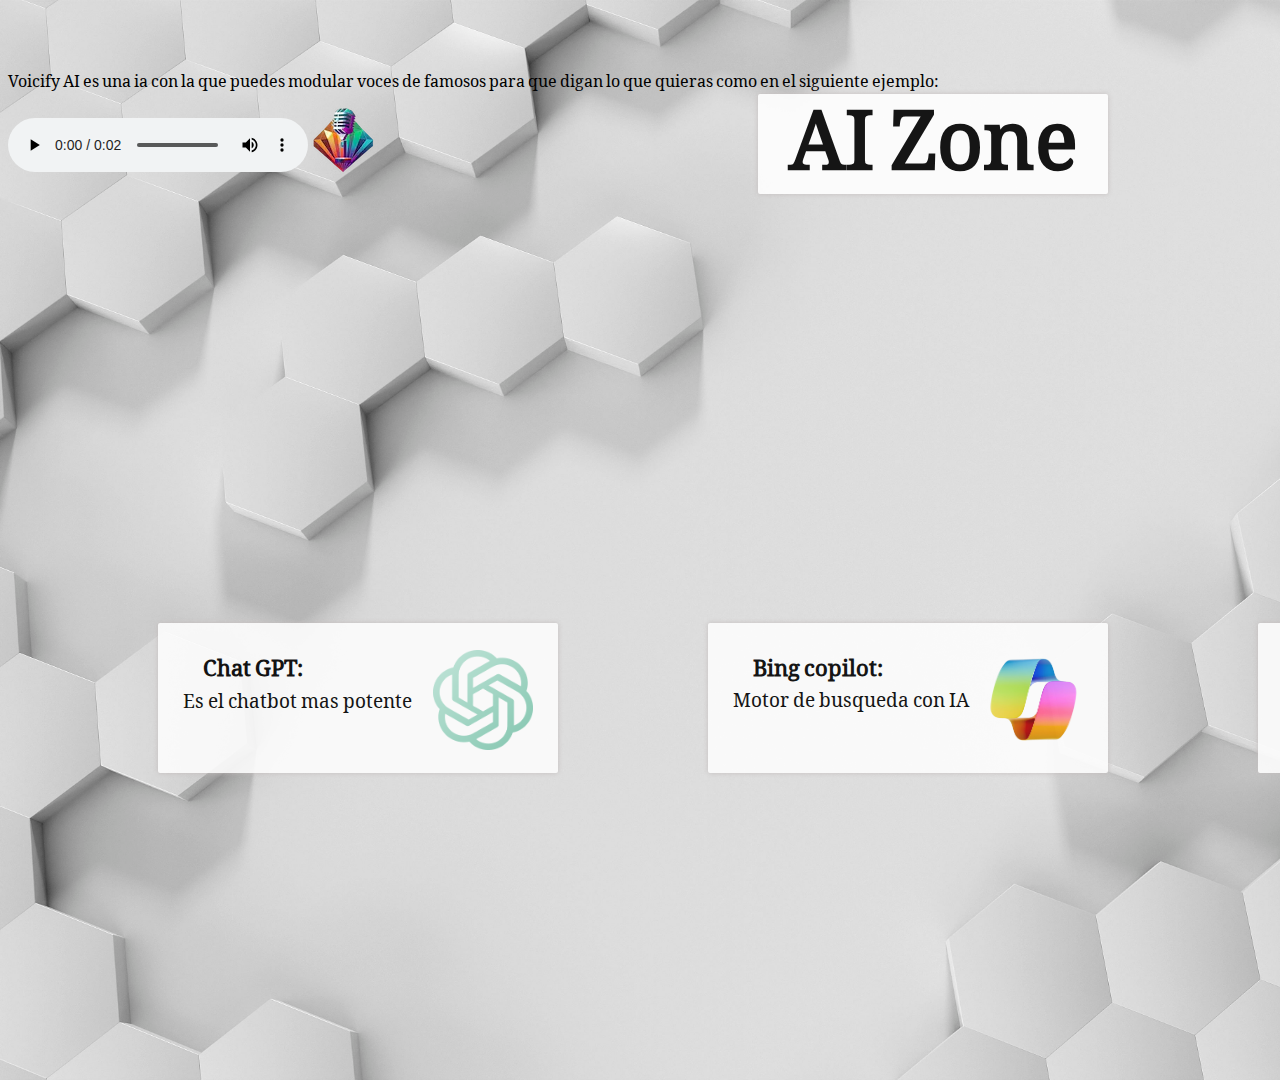
<file: Index.html>
<!DOCTYPE html>
<html lang="esp">

<head>
    <meta charset="UTF-8">
    <meta name="keywords" content="ChatGPT, Chat bing, Copilot, IA, Tecnologia"/>
    <meta name="description" content="Informacion sobre Chat gpt, chat Bing y copilot">
    <meta name="author" content="Jorge Sánchez" />
    <meta name="robots" content="index"/>
    <meta name="robots" content="follow"/>
    <link rel="stylesheet" href="Style.css">
    <link href="https://fonts.googleapis.com/css2?family=Noto+Serif+Old+Uyghur&display=swap" rel="stylesheet">
    <title>AI zone La merjor informacion sobre IA</title>
    <script type="text/javascript">
        var nombre = prompt("Bienvenido a la página web, indíqueme su nombre");
        var suscribir = prompt("Hola " + nombre +
            ", espero que disfrutes de la página. ¿Deseas suscribirte a nuestro canal de noticias? (si/no)");
        suscribir = suscribir.toLowerCase();
        if (suscribir == "si") {
            var correo = prompt("Introduzca su correo");
            alert("Correo suscrito al canal de noticias");
        } else {
            alert("Perfecto, puedes seguir");
        }
    </script>
</head>

<body>




    <div id="fondoTitulo">
        <h1>AI Zone</h1>





    </div>
    <div class="fondoEntrada">
        <p>
            Voicify AI es una ia con la que puedes modular voces de famosos para que digan lo que quieras como en el
            siguiente ejemplo:

        </p>

        <audio src="Recursos/hola-soy-homero-simpson-como-estan.mp3" controls ></audio>
        <a href="https://www.voicify.ai/es" target="_blank">
            <img src="Recursos/logovocifai.webp" alt="Logo VociAI" class="oscurecerLogo">
        </a>
    </div>

    <div id="fondoEntradaia1" class="oscurecerLogo">
        <a href="PaginaChatgpt.html">
            <h3 style="text-indent: 2em;">
                Chat GPT:

            </h3>
            <p class="correccionTexto">
                Es el chatbot mas potente
            </p>


            <img width="100" height="100" src="Recursos/Chatgpt logo.webp" alt="Logo de chat gpt"
                class="imagenLogo">
        </a>


    </div>




    <div id="fondoEntradaia2" class="oscurecerLogo">
        <a href="PaginaChatBing.html">
            <h3 style="text-indent: 2em;">
                Bing copilot:

            </h3>
            <p class="correccionTexto">
                Motor de busqueda con IA
            </p>


            <img width="100" height="100" src="Recursos\CopilorBingLogo.png" alt="Logo bing copilot"
                class="imagenLogo">
        </a>


    </div>





    <div id="fondoEntradaia3" class="oscurecerLogo">
        <a href="PaginaGithubCopilot.html">
            <h3 style="text-indent: 2em;">
                Github copilot:

            </h3>
            <p class="correccionTexto">
                Assistente de programación
            </p>


            <img width="100" height="100" src="Recursos/CopilorLogo.png" alt="Logo github copilot"
                class="imagenLogo">
        </a>


    </div>

</body>

</html>
</file>
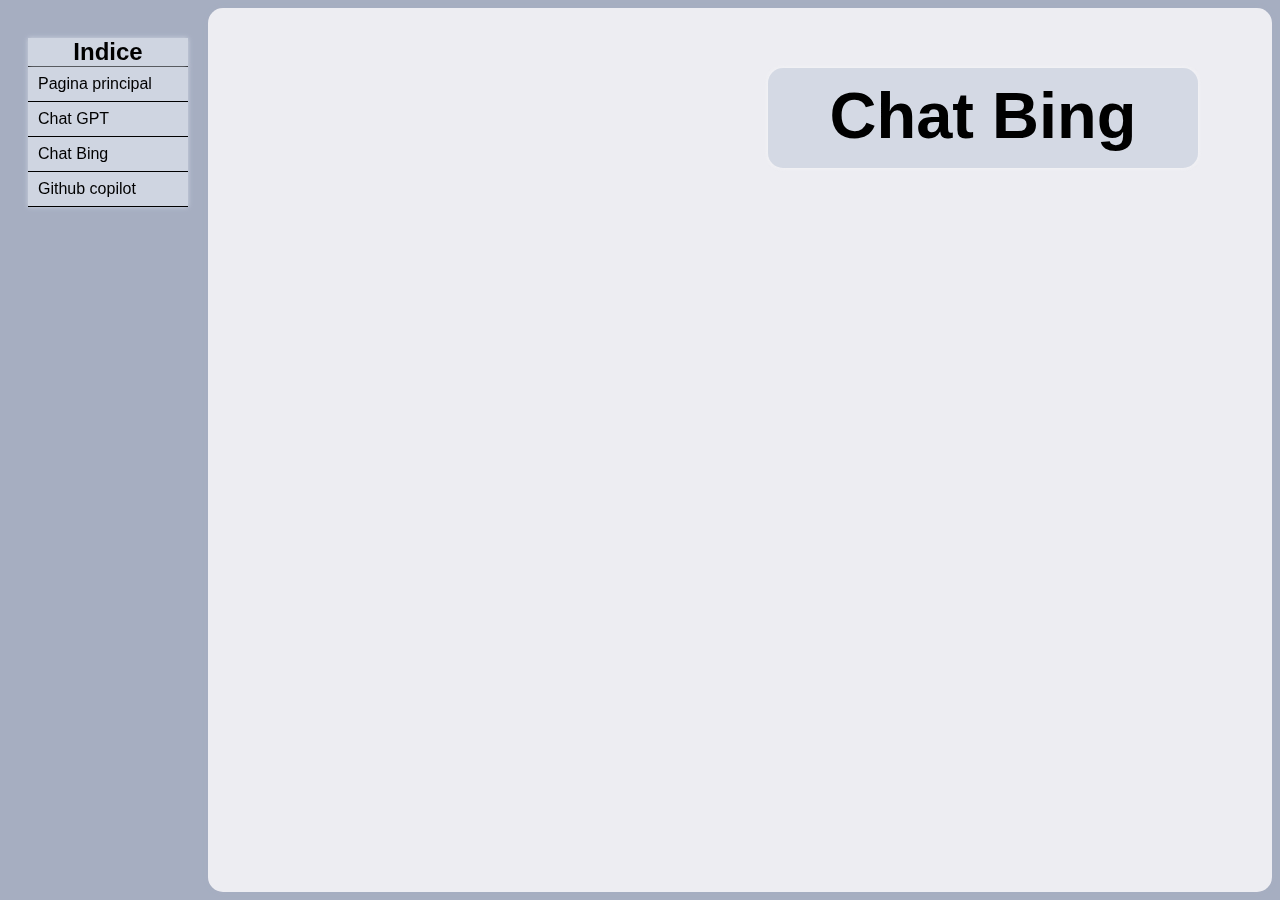
<file: PaginaChatBing.html>
<html lang="esp">

<head>
    <meta charset="UTF-8">
    <meta name="robots" content="follow"/>

    <title>Chatgpt</title>
    <link rel="stylesheet" href="Stylebing.css">
    <link href="https://fonts.googleapis.com/css2?family=Raleway:wght@100&display=swap" rel="stylesheet">
</head>

<body>
    <div class="lateral">
        <main>
            <header>Indice</header>
            <ul class="menuVertical">
                <li><a href="Index.html">Pagina principal</a></li>
                <li><a href="PaginaChatgpt.html">Chat GPT</a></li>
                <li><a href="PaginaChatBing.html">Chat Bing</a></li>
                <li><a href="PaginaGithubCopilot.html">Github copilot</a></li>
            </ul>





    </div>
    <div class="principal">

        <h1 class="Titulo">Chat Bing</h1>


        <div class="imagen">

            <iframe width="560" height="315" src="https://www.youtube.com/embed/S7xTBa93TX8?si=cwPUHRrVW4So6M_f&autoplay=0"
            title="YouTube video player" frameborder="0" allowfullscreen ></iframe>

        </div>


        <div class="texto">

            <h2> Ventajas y desventajas</h2>
            <div id="fonfoTabla">
                <div class="listas">
                    <ul>
                        <li>Ventajas</li>
                        <ol>
                            <li>Rapidez</li>
                            <li>Disponibilidad</li>
                            <li>Multilingüe</li>
                        </ol>
                        <div class="lista">
                            <li>Desventajas</li>
                            <ol>
                                <li>Limitaciones</li>
                                <li>Precisión</li>
                                <li>Interacción humana</li>
                            </ol>
                        </div>
                    </ul>
                </div>



                </ul>
            </div>
            <h2 id="h2correcion"> Conclusión</h2>
            <div class="fondoTablaAbajo">
                <p>Bing AI es rápido y disponible las 24/7, multilingüe y adaptable. Sin embargo, tiene limitaciones en
                    conocimientos,
                    interacción y no reemplaza la interacción humana ni ofrece asesoramiento médico o legal.</p>



            </div>


        </div>



    </div>
</body>

</html>
</file>
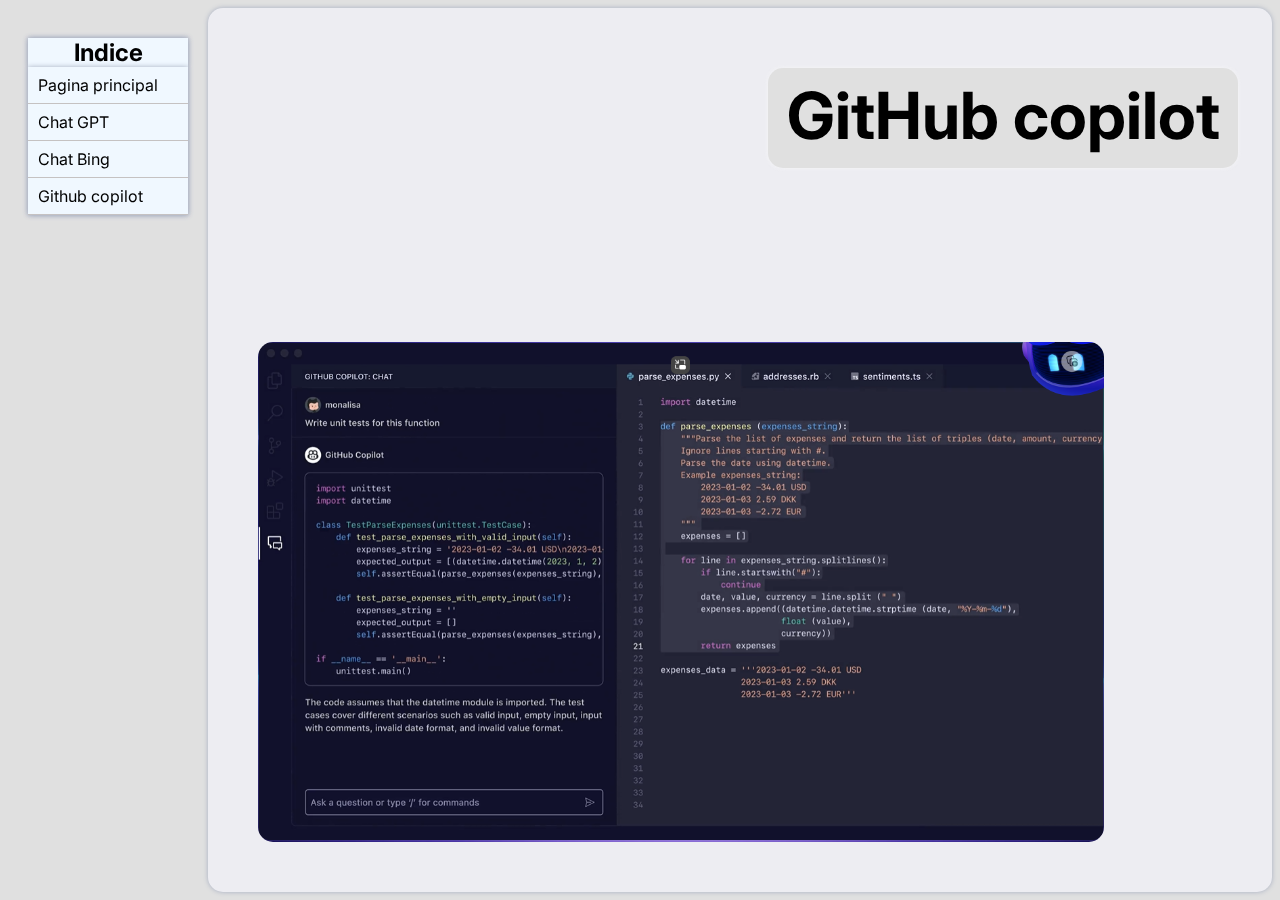
<file: PaginaGithubCopilot.html>
<html lang="esp">

<head>
    <meta charset="UTF-8">
    <meta name="robots" content="follow"/>

    <title>Chatgpt</title>
    <link rel="stylesheet" href="StyleCopilot.css">
    <link href="https://fonts.googleapis.com/css2?family=Inter:wght@300&display=swap" rel="stylesheet">
</head>

<body>
    <div class="lateral">
        <main>
            <header>Indice</header>
            <ul class="menuVertical">
                <li><a href="Index.html">Pagina principal</a></li>
                <li><a href="PaginaChatgpt.html">Chat GPT</a></li>
                <li><a href="PaginaChatBing.html">Chat Bing</a></li>
                <li><a href="PaginaGithubCopilot.html">Github copilot</a></li>
            </ul>





    </div>
    <div class="principal">

        <h1 class="Titulo">GitHub copilot</h1>

        
            <div class="imagen" >
                <a href="https://github.com/features/copilot" target="_blank">
                <img src="Recursos/Screenshot 2023-11-15 171454.png" alt="No se pudo cargar la imagen" height="500">
                </a>
            </div>
        

        <div class="texto">

            <h2> Ventajas y desventajas</h2>
            <div id="fonfoTabla">
                <table border="1">
                    <tr>
                        <td>Ventajas </td>

                        <td>Desventajas</td>


                    </tr>
                    <tr>
                        <td>Generación de código rápido</td>
                        <td>Calidad del código</td>
                    </tr>
                    <tr>
                        <td>Eficiencia</td>
                        <td>Dependencia del contexto</td>
                    </tr>
                    <tr>
                        <td>Aprendizaje continuo</td>
                        <td>Posible falta de originalidad</td>
                    </tr>
                    <tr>
                        <td>Diversidad de lenguajes</td>
                        <td>Privacidad y seguridad</td>
                    </tr>

                </table>
            </div>
            <h2 id="h2correcion"> Conclusión</h2>
            <div class="fondoTablaAbajo">
                <p>GitHub Copilot ofrece rapidez, eficiencia y aprendizaje continuo al generar código, siendo versátil en varios lenguajes.
                     No obstante, la calidad del código puede variar.</p>



            </div>


        </div>



    </div>
</body>

</html>
</file>
<file: Style.css>
html {
    height: 1080px;
}

body {

    background-image: url(Recursos/fondo-creativo-vista-superior-formas-blancas.jpg);
    background-repeat: no-repeat;
    background-size: cover;
    overflow: hidden;
    transform: translate(0px, -100px);
    font-family: 'Noto Serif Old Uyghur', serif;
    
    


}

#fondoTitulo {
    width: 350px;
    height: 100px;
    background-color: rgb(255, 255, 255);
    position: relative;
    left: 750px;
    top: 140px;
    box-shadow: 0 0 5px rgb(196, 190, 190);
    opacity: 0.9;

    border-radius: 2px;
    line-height: 90px;
    font-size: 40px;


}

h1 {
    text-align: center;
}

#fondoEntrada {

    width: 600px;
    height: 150px;
    background-color: rgb(253, 253, 253);
    position: relative;
    left: 625px;
    top: 300px;
    box-shadow: 0 0 5px rgb(196, 190, 190);
    opacity: 0.9;
    border-radius: 2px;
    line-height: 90px;
    text-align: center;
    font-size: large;

}

#fondoEntradaia1 {

    width: 400px;
    height: 150px;
    background-color: rgb(253, 253, 253);
    position: relative;
    left: 150px;
    top: 424px;
    box-shadow: 0 0 5px rgb(196, 190, 190);
    opacity: 0.9;
    border-radius: 2px;
    line-height: 90px;


    font-size: larger;

}

#fondoEntradaia2 {

    width: 400px;
    height: 150px;
    background-color: rgb(253, 253, 253);
    position: relative;
    left: 700px;
    top: 251px;
    box-shadow: 0 0 5px rgb(196, 190, 190);
    opacity: 0.9;
    border-radius: 2px;
    line-height: 90px;


    font-size: larger;

}

#fondoEntradaia3 {

    width: 400px;
    height: 150px;
    background-color: rgb(253, 253, 253);
    position: relative;
    left: 1250px;
    top: 79px;
    box-shadow: 0 0 5px rgb(196, 190, 190);
    opacity: 0.9;
    border-radius: 2px;
    line-height: 90px;

    font-size: larger;

}

.imagenLogo {
    transform: translate(275px, -195px);


}

.correccionTexto {
    transform: translate(25px, -80px);


}

.oscurecerLogo:hover {
    filter: brightness(70%);



}

a {
    text-decoration: none;
    color: black;
}
</file>
<file: Stylebing.css>
html {
    height: 100%;
}

body {

    background-color: #a6aec1;
    background-repeat: no-repeat;
    background-size: cover;
    overflow: hidden;


    font-family: 'inter', sans-serif;

}

main {
    width: 80%;
    height: auto;
    margin: 0 auto;
    background: aliceblue;
    box-shadow: 0 0 5px #a6aec1;

}

.lateral {
    box-sizing: border-box;
    width: max(8%, 200px);
    display: inline-block;
    position: fixed;
    padding-top: 30px
}

.principal {
    margin-left: max(10%, 200px);
    padding: 0 10px;
    height: 100%;
    text-align: justify;
    background: #ededf2;

    border-radius: 15px;
    box-shadow: 0 0 5px #a6aec1;
}

.lateral header {
    font-weight: bold;
    font-size: 1.5rem;
    text-align: center;
    border-bottom: 1px solid black;

    background-color: #cfd5e1;
    box-shadow: 0 0 5px #cfd5e1;

}

.lateral ul {
    list-style: none;
    padding-left: 0;
    margin-top: 0;
    background-color: #cfd5e1;
    box-shadow: 0 0 5px #cfd5e1;
}

.lateral ul li {
    display: block;
    position: relative;
    padding: 8px 10px;
    margin-left: 0;
    margin-top: 0;
    border-bottom: 1px solid #000000
}

.lateral ul li a {
    color: black;
    text-decoration: none;
}

.lateral ul li a:after {
    content: ' ';
    position: absolute;
    width: 100%;
    height: 100%;
    top: 0;
    left: 0;
}

.lateral ul li:hover,
.lateral ul li:hover a {
    background: #ededf2;

}

.Titulo {
    width: 430;
    height: 100;
    line-height: 95px;
    text-align: center;
    font-size: 65;
    position: relative;
    top: 60;
    left: 550;
    background-color: #cfd5e1d7;
    box-shadow: 0 0 5px #fafafaa4;

    border-radius: 15px;

}

.imagen {



    position: relative;
    top: 250px;
    left: 200px;
    

}


.texto {

    background-color: #cfd5e1d7;
    box-shadow: 0 0 5px #fafafaa4;
    position: relative;
    left: 1090px;
    top: -200px;
    width: 500px;
    height: 500;
    border-radius: 15px;

}

.texto h2 {
    text-align: center;
    line-height: 95px;
}







#fonfoTabla {
    background-color: #fcfdff;
    box-shadow: 0 0 5px #a6aec1;
    border-radius: 15px;
    width: 450px;
    height: 160px;
    position: relative;
    left: 28;
    top: -25;

}


.fondoTablaAbajo {
    background-color: #fcfdff;
    box-shadow: 0 0 5px #a6aec1;
    border-radius: 15px;
    width: 450px;
    height: 150px;
    position: relative;
    left: 28;
    top: -70;

}


.fondoTablaAbajo p {
    font-style: normal;
    font-size: larger;
    margin: 10;
    line-height: 1.5;

}


#h2correcion {
    position: relative;
    top: -40;
}

.a:hover {
    color: #000000;
}


.lista{
    position: relative;
    top: -72px;
    left: 200px;
}
.listas{
    position: relative;
    top: 40;
}
</file>
<file: StyleCopilot.css>
html {
    height: 100%;
}

body {

    background-color: #e0e0e0;
    background-repeat: no-repeat;
    background-size: cover;
    overflow: hidden;
   

    font-family: 'inter', sans-serif;

}

main {
    width: 80%;
    height: auto;
    margin: 0 auto;
    background: aliceblue;
    box-shadow: 0 0 5px #a6aec1;

}

.lateral {
    box-sizing: border-box;
    width: max(8%, 200px);
    display: inline-block;
    position: fixed;
    padding-top: 30px
}

.principal {
    margin-left: max(10%, 200px);
    padding: 0 10px;
    height: 100%;
    text-align: justify;
    background: #ededf2;

    border-radius: 15px;
    box-shadow: 0 0 5px #a6aec1;
}

.lateral header {
    font-weight: bold;
    font-size: 1.5rem;
    text-align: center;
    border-bottom: 1px solid c5c2c2;

    background: aliceblue;
    box-shadow: 0 0 5px #a6aec1;

}

.lateral ul {
    list-style: none;
    padding-left: 0;
    margin-top: 0;
    background: aliceblue;
    box-shadow: 0 0 5px #a6aec1;
}

.lateral ul li {
    display: block;
    position: relative;
    padding: 8px 10px;
    margin-left: 0;
    margin-top: 0;
    border-bottom: 1px solid #c5c2c2
}

.lateral ul li a {
    color: black;
    text-decoration: none;
}

.lateral ul li a:after {
    content: ' ';
    position: absolute;
    width: 100%;
    height: 100%;
    top: 0;
    left: 0;
}

.lateral ul li:hover,
.lateral ul li:hover a {
    background: #ededf2;

}

.Titulo {
    width: 470;
    height: 100;
    line-height: 95px;
    text-align: center;
    font-size: 65;
    position: relative;
    top: 60;
    left: 550;
    background-color: #e0e0e0;
    box-shadow: 0 0 5px #fafafaa4;

    border-radius: 15px;

}

.imagen {
    

    
    position: relative;
    top: 190px;
    left: 40px;

}
.imagen img{
    border-radius: 15px;

}

.texto{

    background-color: #e0e0e0;
    box-shadow: 0 0 5px #fafafaa4;
    position: relative;
    left: 1090px;
    top: -329px;
    width: 500px;
    height: 500;
    border-radius: 15px;

}
.texto h2{
    text-align: center;
    line-height: 95px;
}



.texto table{
    
    
    border-collapse: collapse;
    position: relative;
    left: 22;
    top: 14;

    
    
}

.texto table td {

    width: 200;
    
}

#fonfoTabla{
    background-color: #fcfdff ;
    box-shadow: 0 0 5px #a6aec1;
    border-radius: 15px;
    width: 450px;
    height:180px ;
    position: relative;
    left: 28;
    top: -25;
    
}


.fondoTablaAbajo{
    background-color: #fcfdff ;
    box-shadow: 0 0 5px #a6aec1;
    border-radius: 15px;
    width: 450px;
    height:120px ;
    position: relative;
    left: 28;
    top: -70;

}


.fondoTablaAbajo p{
    font-style: normal;
    font-size:larger;
    margin: 10;
    line-height: 1.5;

}


#h2correcion{
    position: relative;
    top: -40;
}
.a:hover{
    color: #000000;
}

.video iframe{
    height: 200px;
    width: 200px;
}
</file>
